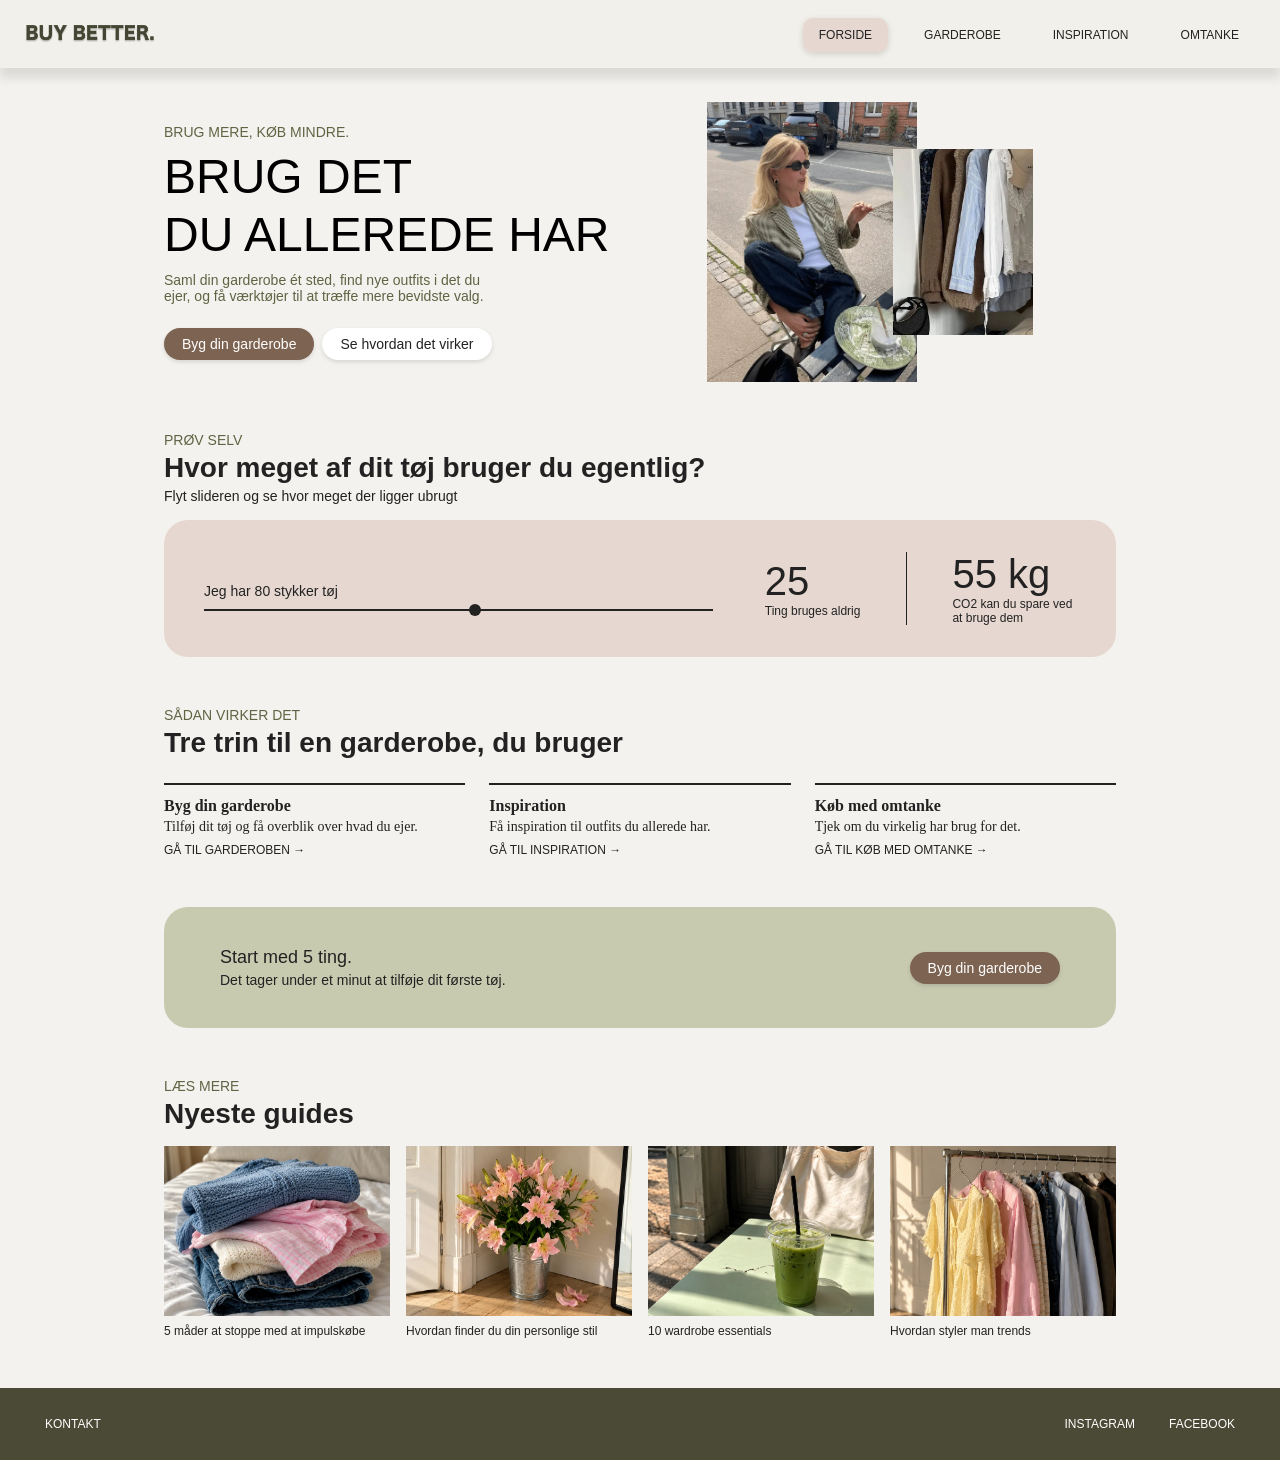
<file: index.html>
<!DOCTYPE html>
<html lang="da">

<head>
    <meta name="robots" content="noindex">
    <meta charset="UTF-8">
    <meta name="viewport" content="width=device-width, initial-scale=1.0">
    <title>buybetter</title>
    <meta name="description"
        content="Buy Better hjælper dig med at bruge det tøj, du allerede har, og købe mere bevidst.">
    <link rel="stylesheet" href="style.css">
    <link rel="stylesheet" href="layout.css">
    <link rel="icon" href="favicon.ico" sizes="any">
    <link rel="icon" href="favicon.svg" type="image/svg+xml">
    <link rel="apple-touch-icon" href="apple-touch-icon.png">
</head>

<body>
    <header>
        <div class="logo">
            <a href="index.html">
                <img src="./images_02/logobb.png" alt="Logo" width="1000" height="80">
            </a>
        </div>
        <nav>
            <ul class="menu">
                <li><a href="index.html" class="aktiv">Forside</a></li>
                <li><a href="garderobe.html">Garderobe</a></li>
                <li><a href="inspiration.html">Inspiration</a></li>
                <li><a href="omtanke.html">Omtanke</a></li>
            </ul>
            <button class="burger" aria-label="Åbn menu">
                <span class="line"></span>
                <span class="line"></span>
                <span class="line"></span>
            </button>
        </nav>
    </header>


    <main>

        <!-- ØVERST -->
        <section class="toppen">
            <div class="toppen-tekst">
                <p class="overskrift">BRUG MERE, KØB MINDRE.</p>
                <h1>BRUG DET<br>DU ALLEREDE HAR</h1>
                <p>Saml din garderobe ét sted, find nye outfits i det du ejer,
                    og få værktøjer til at træffe mere bevidste valg.</p>
            </div>

            <div class="billeder grid_2-8-1-5-2">
                <img class="billede-stort" src="./images_02/forside1-2.webp" alt="Kvinde i blazer" fetchpriority="high">
                <img class="billede-lille" src="./images_02/forside2.webp" alt="Tøj på bøjlestang">
            </div>

            <div class="toppen-knapper grid_1-1">
                <a class="knap-brun" href="garderobe.html">Byg din garderobe</a>
                <a class="knap-hvid" href="#saadan-virker-det">Se hvordan det virker</a>
            </div>
        </section>


        <!-- PRØV SELV SLIDEREN -->
        <section class="proev-selv">
            <p class="overskrift">PRØV SELV</p>
            <h2>Hvor meget af dit tøj bruger du egentlig?</h2>
            <p>Flyt slideren og se hvor meget der ligger ubrugt</p>

            <div class="beregner">
                <div class="slider">
                    <label for="antal-toej">Jeg har <output id="antal-output">80</output> stykker tøj</label>
                    <input type="range" id="antal-toej" name="antal-toej" min="0" max="150" value="80">
                </div>

                <div class="beregner-tal">
                    <p class="tal" id="ubrugt">25</p>
                    <p>Ting bruges aldrig</p>
                </div>

                <div class="beregner-co2">
                    <p class="tal"><span id="co2">55</span> kg</p>
                    <p>CO2 kan du spare ved at bruge dem</p>
                </div>
            </div>
        </section>


        <!-- 3 TRIN I SÅDAN VIRKER DET -->
        <section class="saadan" id="saadan-virker-det">
            <p class="overskrift">SÅDAN VIRKER DET</p>
            <h2>Tre trin til en garderobe, du bruger</h2>

            <div class="trin-liste grid_1-1">

                <div class="trin">
                    <div class="trin-nummer">1</div>
                    <div>
                        <h3>Byg din garderobe</h3>
                        <p>Tilføj dit tøj og få overblik over hvad du ejer.</p>
                        <a href="garderobe.html">GÅ TIL GARDEROBEN →</a>
                    </div>
                </div>

                <div class="trin">
                    <div class="trin-nummer">2</div>
                    <div>
                        <h3>Inspiration</h3>
                        <p>Få inspiration til outfits du allerede har.</p>
                        <a href="inspiration.html">GÅ TIL INSPIRATION →</a>
                    </div>
                </div>

                <div class="trin">
                    <div class="trin-nummer">3</div>
                    <div>
                        <h3>Køb med omtanke</h3>
                        <p>Tjek om du virkelig har brug for det.</p>
                        <a href="omtanke.html">GÅ TIL KØB MED OMTANKE →</a>
                    </div>
                </div>

            </div>
        </section>


        <!-- START MED 5 TING -->
        <section class="naeste groen grid_2-1">
            <div>
                <h2>Start med 5 ting.</h2>
                <p>Det tager under et minut at tilføje dit første tøj.</p>
            </div>

            <div class="naeste-knap">
                <a class="knap-brun" href="garderobe.html">Byg din garderobe</a>
            </div>
        </section>


        <!-- GUIDES -->
        <section class="guides">
            <p class="overskrift">LÆS MERE</p>
            <h2>Nyeste guides</h2>

            <div class="guides-grid grid_1-1">
                <div>
                    <img src="./images_02/forside3.webp" alt="Foldet tøj">
                    <p>5 måder at stoppe med at impulskøbe</p>
                </div>

                <div>
                    <img src="./images_02/forside4.webp" alt="Blomster">
                    <p>Hvordan finder du din personlige stil</p>
                </div>

                <div>
                    <img src="./images_02/forside5.webp" alt="Grøn drik">
                    <p>10 wardrobe essentials</p>
                </div>

                <div>
                    <img src="./images_02/forside6.jpg" alt="Tøj på bøjlestang">
                    <p>Hvordan styler man trends </p>
                </div>
            </div>
        </section>

    </main>


    <footer>
        <a class="kontakt" href="#">KONTAKT</a>
        <a href="#">INSTAGRAM</a>
        <a href="#">FACEBOOK</a>
    </footer>

    <script src="script.js"></script>
    <script src="menu.js"></script>
</body>

</html>
</file>
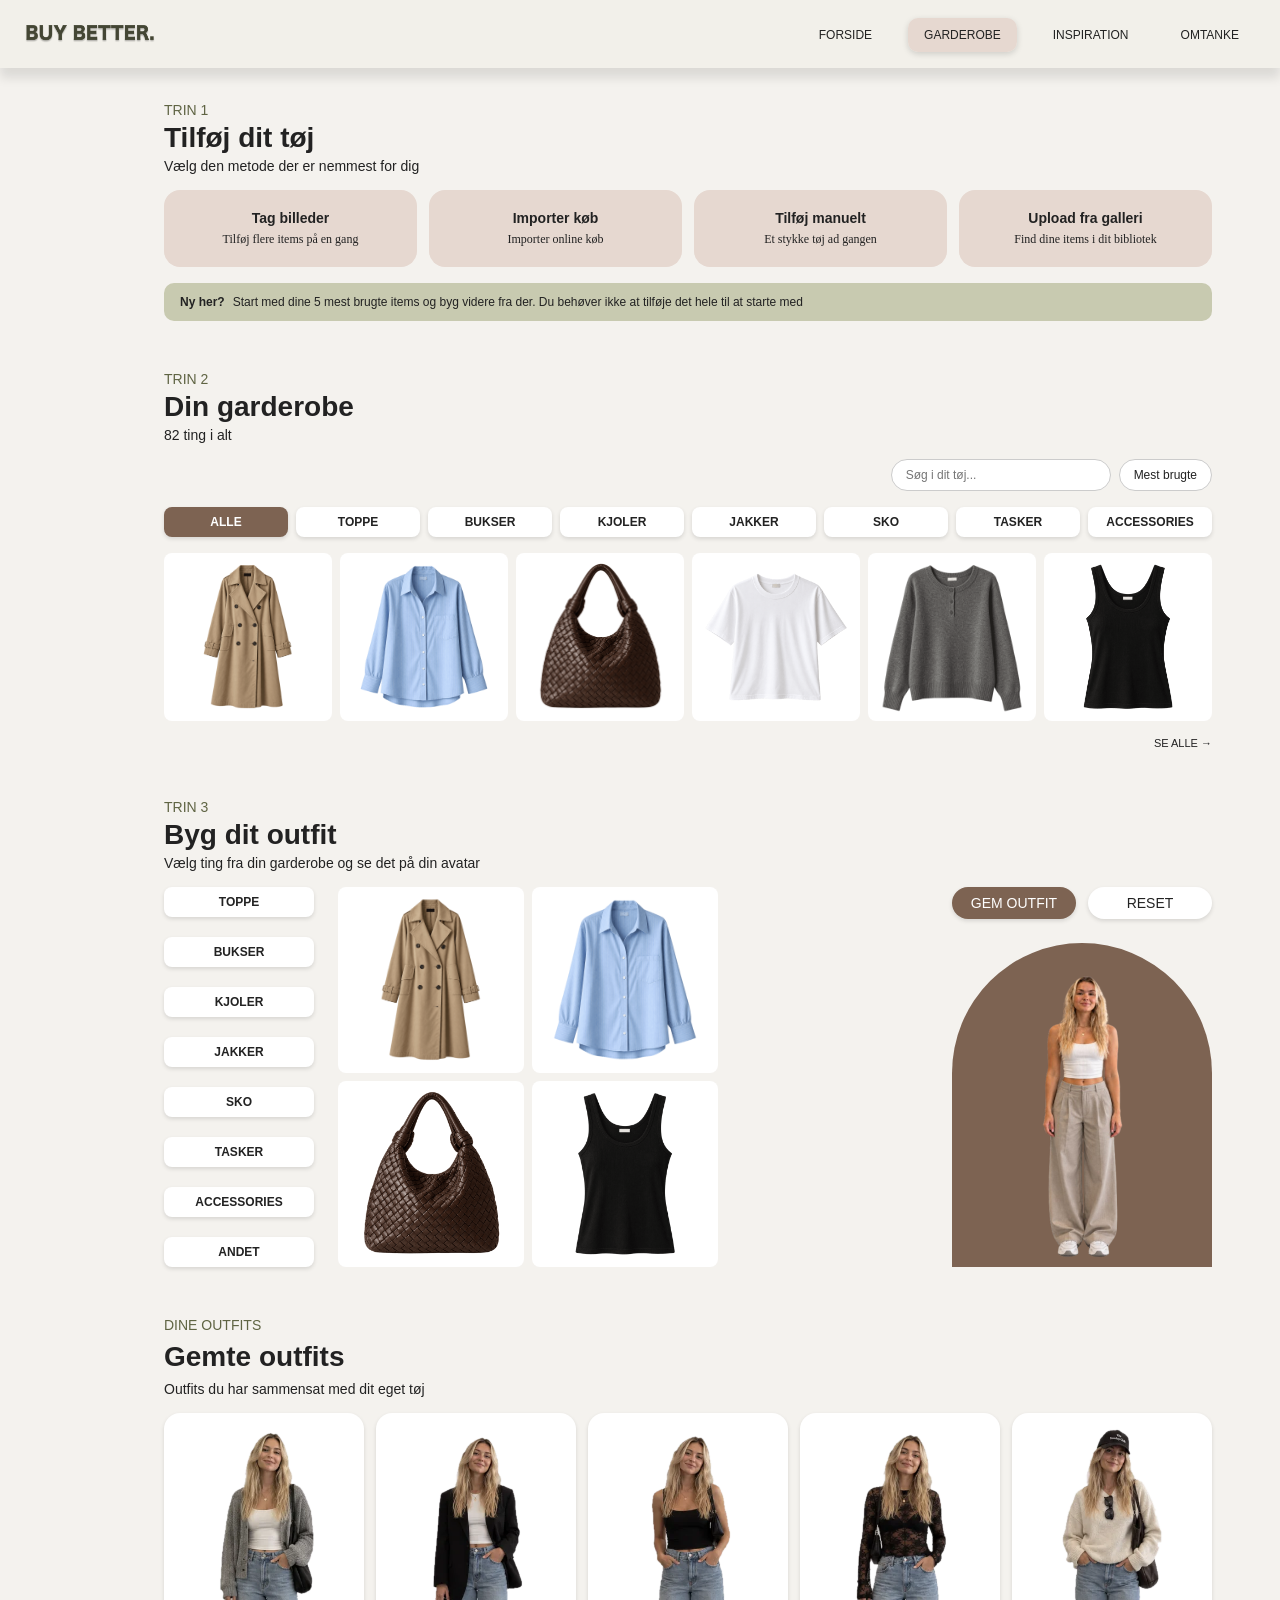
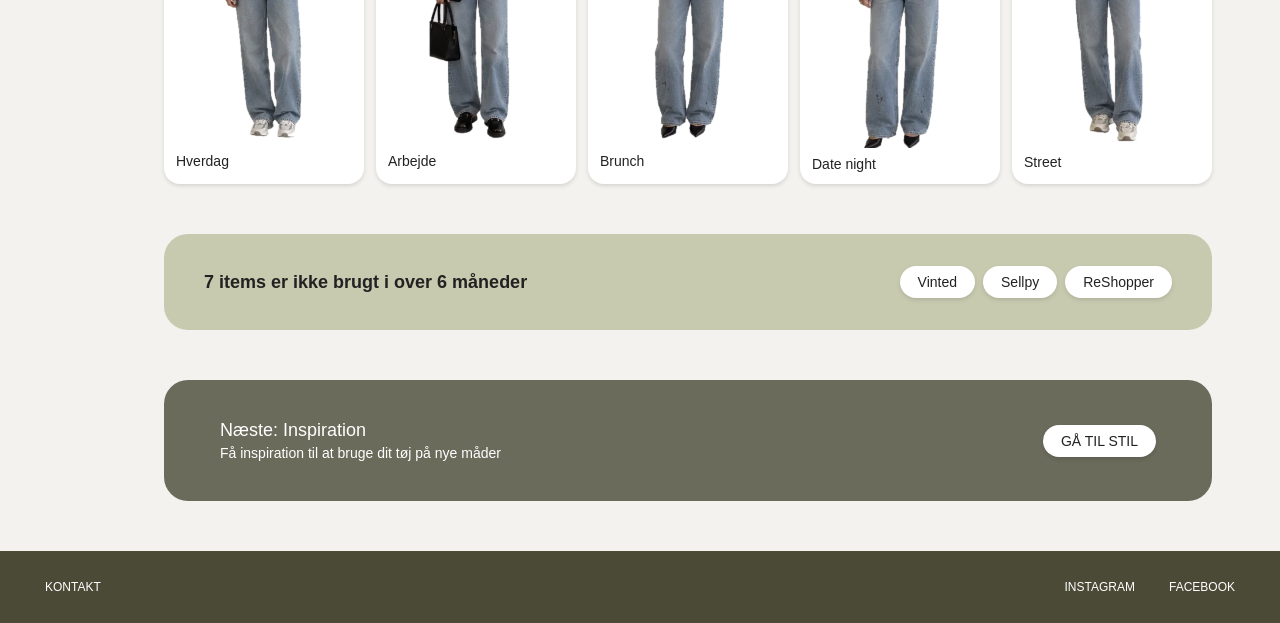
<file: garderobe.html>
<!DOCTYPE html>
<html lang="da">

<head>
    <meta name="robots" content="noindex">
    <meta charset="UTF-8">
    <meta name="viewport" content="width=device-width, initial-scale=1.0">
    <title>garderobe</title>
    <meta name="description"
        content="Saml din garderobe ét sted, få overblik over dit tøj og byg nye outfits med det, du allerede ejer.">
    <link rel="stylesheet" href="style.css">
    <link rel="stylesheet" href="layout.css">
    <link rel="icon" href="favicon.ico" sizes="any">
    <link rel="icon" href="favicon.svg" type="image/svg+xml">
    <link rel="apple-touch-icon" href="apple-touch-icon.png">
</head>

<body>
    <header>
        <div class="logo">
            <a href="index.html">
                <img src="./images_02/logobb.png" alt="Logo" width="1000" height="131">
            </a>
        </div>
        <nav>
            <ul class="menu">
                <li><a href="index.html">Forside</a></li>
                <li><a href="garderobe.html" class="aktiv">Garderobe</a></li>
                <li><a href="inspiration.html">Inspiration</a></li>
                <li><a href="omtanke.html">Omtanke</a></li>
            </ul>
            <button class="burger" aria-label="Åbn menu">
                <span class="line"></span>
                <span class="line"></span>
                <span class="line"></span>
            </button>
        </nav>
    </header>


    <main>

        <!-- TRIN 1 -->
        <section class="intro">
            <p class="overskrift">TRIN 1</p>
            <h1>Tilføj dit tøj</h1>
            <p>Vælg den metode der er nemmest for dig</p>
        </section>

        <section class="metoder grid_1-1">
            <button>
                <strong>Tag billeder</strong>
                <span>Tilføj flere items på en gang</span>
            </button>

            <button>
                <strong>Importer køb</strong>
                <span>Importer online køb </span>
            </button>

            <button>
                <strong>Tilføj manuelt</strong>
                <span>Et stykke tøj ad gangen</span>
            </button>

            <button>
                <strong>Upload fra galleri</strong>
                <span>Find dine items i dit bibliotek</span>
            </button>
        </section>

        <!-- kun desktop -->
        <section class="ny-her kun-desktop">
            <p><strong>Ny her?</strong></p>
            <p>Start med dine 5 mest brugte items og byg videre fra der. Du behøver ikke at tilføje det hele til at
                starte med</p>
        </section>


        <!-- TRIN 2 -->
        <section class="intro">
            <p class="overskrift">TRIN 2</p>
            <h2>Din garderobe</h2>
            <p>82 ting i alt</p>
        </section>

        <!-- kun desktop: søg og sortér -->
        <section class="soeg kun-desktop">
            <input type="search" placeholder="Søg i dit tøj..." aria-label="Søg i dit tøj">
            <button>Mest brugte</button>
        </section>

        <!-- KATEGORIER -->
        <section class="filter kategorier grid_1-1-1-1-1">
            <button class="valgt">ALLE</button>
            <button>TOPPE</button>
            <button>BUKSER</button>
            <button>KJOLER</button>
            <button>JAKKER</button>
            <button class="kun-desktop">SKO</button>
            <button class="kun-desktop">TASKER</button>
            <button class="kun-desktop">ACCESSORIES</button>
        </section>

        <!-- GARDEROBE -->
        <section class="toej-grid grid_1-1-1">
            <img src="./images_02/jakke1.png" alt="Jakke" fetchpriority="high">
            <img src="./images_02/skjorte 2.png" alt="Skjorte">
            <img src="./images_02/taske3.png" alt="Taske">
            <img src="./images_02/thsirt7.png" alt="T-shirt">
            <img src="./images_02/trøje5.png" alt="Trøje">
            <img src="./images_02/top4.png" alt="Top">
            <div class="tom"></div>
            <div class="tom"></div>
            <div class="tom"></div>
        </section>

        <!-- kun desktop -->
        <a class="se-alle kun-desktop" href="#">SE ALLE →</a>


        <!-- TRIN 3 -->
        <section class="intro">
            <p class="overskrift">TRIN 3</p>
            <h2>Byg dit outfit</h2>
            <p>Vælg ting fra din garderobe og se det på din avatar</p>
        </section>

        <section class="outfit">

            <!-- KATEGORIER -->
            <div class="filter outfit-filter grid_1-1-1-1-1">
                <button class="kun-mobil valgt">ALLE</button>
                <button>TOPPE</button>
                <button>BUKSER</button>
                <button>KJOLER</button>
                <button>JAKKER</button>
                <button class="kun-desktop">SKO</button>
                <button class="kun-desktop">TASKER</button>
                <button class="kun-desktop">ACCESSORIES</button>
                <button class="kun-desktop">ANDET</button>
            </div>

            <!-- AVATAR -->
            <div class="avatar">
                <img src="./images_02/avatarrigtgi .png" alt="Avatar">
            </div>

            <!-- TØJ TIL OUTFIT -->
            <div class="outfit-toej grid_1-1-1-1">
                <img src="./images_02/jakke1.png" alt="Jakke">
                <img src="./images_02/skjorte 2.png" alt="Skjorte">
                <img src="./images_02/taske3.png" alt="Taske">
                <img src="./images_02/top4.png" alt="Top">
            </div>

            <!-- GEM / RESET -->
            <div class="outfit-knapper grid_1-1">
                <button class="knap-brun">GEM OUTFIT</button>
                <button class="knap-hvid">RESET</button>
            </div>

        </section>


        <!--GEMTE OUTFITS -->
        <section class="gemte">
            <p class="overskrift">DINE OUTFITS</p>
            <h2>Gemte outfits</h2>
            <p>Outfits du har sammensat med dit eget tøj</p>

            <div class="gemte-grid grid_1-1-1">
                <article class="gemt">
                    <img src="./images_02/outfit-cardigan.webp" alt="Avatar i grå cardigan og jeans">
                    <p>Hverdag</p>
                </article>
                <article class="gemt">
                    <img src="./images_02/outfit-blazer.webp" alt="Avatar i sort blazer og jeans">
                    <p>Arbejde</p>
                </article>
                <article class="gemt">
                    <img src="./images_02/outfit-sort-top.webp" alt="Avatar i sort top og jeans">
                    <p>Brunch</p>
                </article>
                <article class="gemt kun-desktop">
                    <img src="./images_02/outfit-blonde.webp" alt="Avatar i blonder">
                    <p>Date night</p>
                </article>
                <article class="gemt kun-desktop">
                    <img src="./images_02/outfit-sweater.webp" alt="Avatar i sweater">
                    <p>Street</p>
                </article>
            </div>
        </section>




        <!-- UBRUGT TØJ -->
        <section class="ubrugt">
            <h3>7 items er ikke brugt i over 6 måneder</h3>

            <div class="ubrugt-knapper grid_1-1-1">
                <a class="knap-hvid" href="https://www.vinted.dk" target="_blank" rel="noopener">Vinted</a>
                <a class="knap-hvid" href="https://www.sellpy.dk" target="_blank" rel="noopener">Sellpy</a>
                <a class="knap-hvid" href="https://reshopper.dk" target="_blank" rel="noopener">ReShopper</a>
            </div>
        </section>


        <!-- NÆSTE -->
        <section class="naeste grid_2-1">
            <div>
                <h3>Næste: Inspiration</h3>
                <p>Få inspiration til at bruge dit tøj på nye måder</p>
            </div>

            <div class="naeste-knap">
                <a class="knap-hvid" href="inspiration.html">GÅ TIL STIL</a>
            </div>
        </section>

    </main>


    <footer>
        <a class="kontakt" href="#">KONTAKT</a>
        <a href="#">INSTAGRAM</a>
        <a href="#">FACEBOOK</a>
    </footer>

    <script src="menu.js"></script>
</body>

</html>
</file>
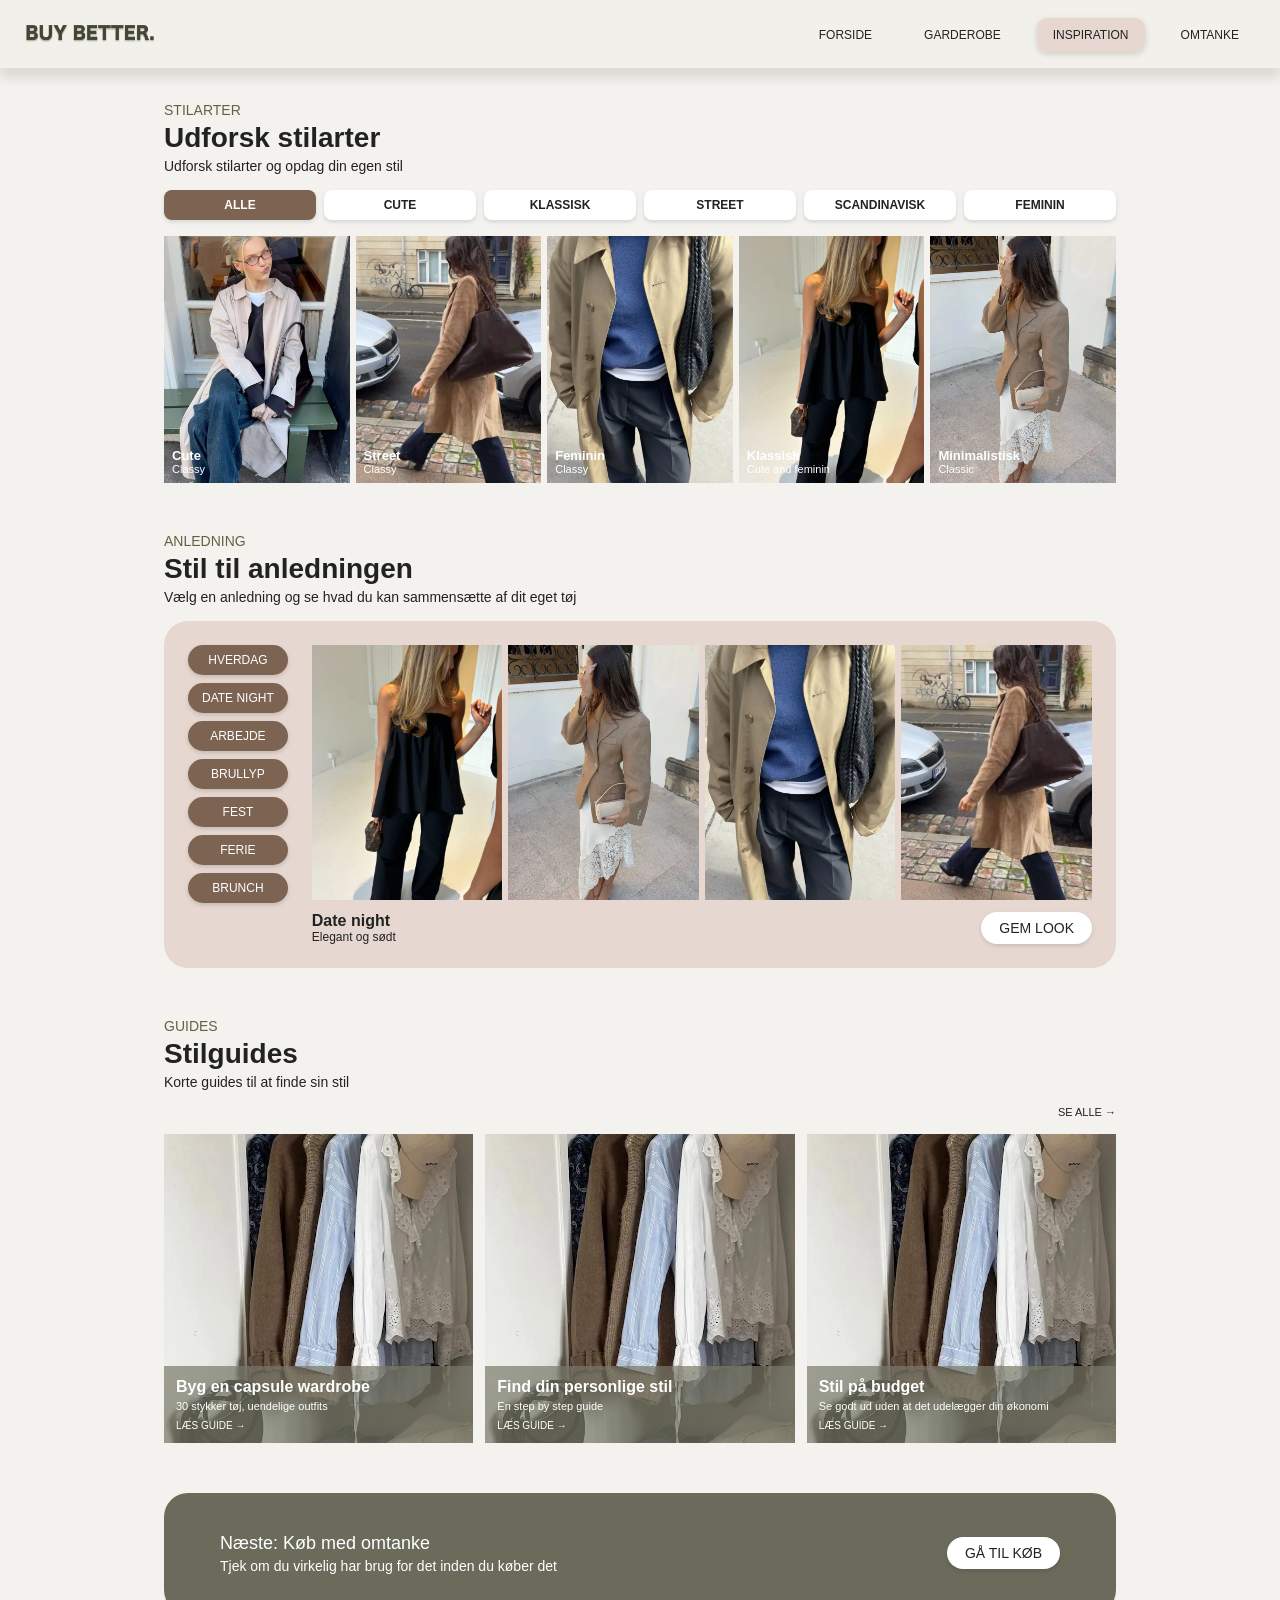
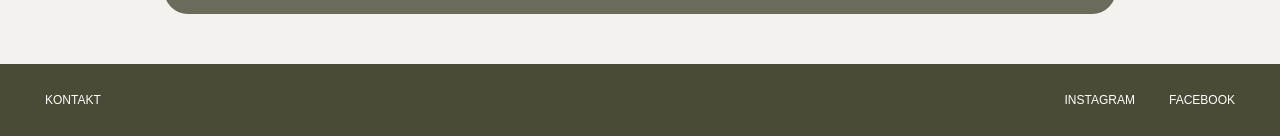
<file: inspiration.html>
<!DOCTYPE html>
<html lang="da">

<head>
    <meta name="robots" content="noindex">
    <meta charset="UTF-8">
    <meta name="viewport" content="width=device-width, initial-scale=1.0">
    <title>inspiration</title>
    <meta name="description"
        content="Find inspiration til nye outfits ud fra din stil og anledning – med det tøj, du allerede har.">
    <link rel="stylesheet" href="style.css">
    <link rel="stylesheet" href="layout.css">
    <link rel="icon" href="favicon.ico" sizes="any">
    <link rel="icon" href="favicon.svg" type="image/svg+xml">
    <link rel="apple-touch-icon" href="apple-touch-icon.png">
</head>

<body>
    <header>
        <div class="logo">
            <a href="index.html">
                <img src="./images_02/logobb.png" alt="Logo" width="1000" height="">
            </a>
        </div>
        <nav>
            <ul class="menu">
                <li><a href="index.html">Forside</a></li>
                <li><a href="garderobe.html">Garderobe</a></li>
                <li><a href="inspiration.html" class="aktiv">Inspiration</a></li>
                <li><a href="omtanke.html">Omtanke</a></li>
            </ul>
            <button class="burger" aria-label="Åbn menu">
                <span class="line"></span>
                <span class="line"></span>
                <span class="line"></span>
            </button>
        </nav>
    </header>


    <main>

        <!-- STILARTER -->
        <section class="intro">
            <p class="overskrift">STILARTER</p>
            <h1>Udforsk stilarter</h1>
            <p>Udforsk stilarter og opdag din egen stil</p>
        </section>

        <section class="filter stil-filter grid_1-1-1-1">
            <button class="valgt">ALLE</button>
            <button>CUTE</button>
            <button>KLASSISK</button>
            <button>STREET</button>
            <button class="kun-desktop">SCANDINAVISK</button>
            <button class="kun-desktop">FEMININ</button>
        </section>

        <section class="stilarter grid_1-1-1">
            <div class="stil">
                <img src="./images_02/outfit1.webp" alt="Minimal outfit">
                <p><strong>Cute</strong> <span>Classy</span></p>
            </div>
            <div class="stil">
                <img src="./images_02/outfit2.webp" alt="Cute outfit">
                <p><strong>Street</strong> <span>Classy</span></p>
            </div>
            <div class="stil">
                <img src="./images_02/outfit3.webp" alt="Street outfit">
                <p><strong>Feminin</strong> <span>Classy</span></p>
            </div>
            <div class="stil kun-desktop">
                <img src="./images_02/outfit4.jpg" alt="Feminin outfit">
                <p><strong>Klassisk</strong> <span>Cute and feminin</span></p>
            </div>
            <div class="stil kun-desktop">
                <img src="./images_02/outfit5.webp" alt="Classic outfit">
                <p><strong>Minimalistisk</strong> <span>Classic</span></p>
            </div>
        </section>


        <!-- ANLEDNING -->
        <section class="intro">
            <p class="overskrift">ANLEDNING</p>
            <h2>Stil til anledningen</h2>
            <p>Vælg en anledning og se hvad du kan sammensætte af dit eget tøj</p>
        </section>

        <section class="anledning grid_1-2">
            <div class="anledninger">
                <button>HVERDAG</button>
                <button>DATE NIGHT</button>
                <button>ARBEJDE</button>
                <button>BRULLYP</button>
                <button>FEST</button>
                <button>FERIE</button>
                <button class="kun-desktop">BRUNCH</button>
            </div>

            <div class="look">
                <div class="look-billeder grid_1-1">
                    <img src="./images_02/outfit4.jpg" alt="Outfit">
                    <img src="./images_02/outfit5.webp" alt="Outfit">
                    <img class="kun-desktop" src="./images_02/outfit3.webp" alt="Outfit">
                    <img class="kun-desktop" src="./images_02/outfit2.webp" alt="Outfit">
                </div>

                <div class="look-info">
                    <div class="kun-desktop">
                        <h3>Date night</h3>
                        <p>Elegant og sødt</p>
                    </div>
                    <button class="knap-hvid">GEM LOOK</button>
                </div>
            </div>
        </section>


        <!-- GUIDES -->
        <section class="intro">
            <p class="overskrift">GUIDES</p>
            <h2>Stilguides</h2>
            <p>Korte guides til at finde sin stil</p>
        </section>

        <!-- kun desktop -->
        <a class="se-alle kun-desktop" href="#">SE ALLE →</a>

        <section class="stilguides grid_1-1">
            <a class="guide" href="#">
                <img src="./images_02/forside2.webp" alt="Tøj på bøjlestang">
                <div>
                    <h3>Byg en capsule wardrobe</h3>
                    <p>30 stykker tøj, uendelige outfits</p>
                    <span>LÆS GUIDE →</span>
                </div>
            </a>

            <a class="guide" href="#">
                <img src="./images_02/forside2.webp" alt="Tøjbunke i gade">
                <div>
                    <h3>Find din personlige stil</h3>
                    <p>En step by step guide</p>
                    <span>LÆS GUIDE →</span>
                </div>
            </a>

            <a class="guide kun-desktop" href="#">
                <img src="./images_02/forside2.webp" alt="Kvinde i blazer">
                <div>
                    <h3>Stil på budget</h3>
                    <p>Se godt ud uden at det udelægger din økonomi</p>
                    <span>LÆS GUIDE →</span>
                </div>
            </a>
        </section>


        <!-- NÆSTE -->
        <section class="naeste grid_2-1">
            <div>
                <h3>Næste: Køb med omtanke</h3>
                <p>Tjek om du virkelig har brug for det inden du køber det</p>
            </div>

            <div class="naeste-knap">
                <a class="knap-hvid" href="omtanke.html">GÅ TIL KØB</a>
            </div>
        </section>

    </main>


    <footer>
        <a class="kontakt" href="#">KONTAKT</a>
        <a href="#">INSTAGRAM</a>
        <a href="#">FACEBOOK</a>
    </footer>

    <script src="menu.js"></script>
</body>

</html>
</file>
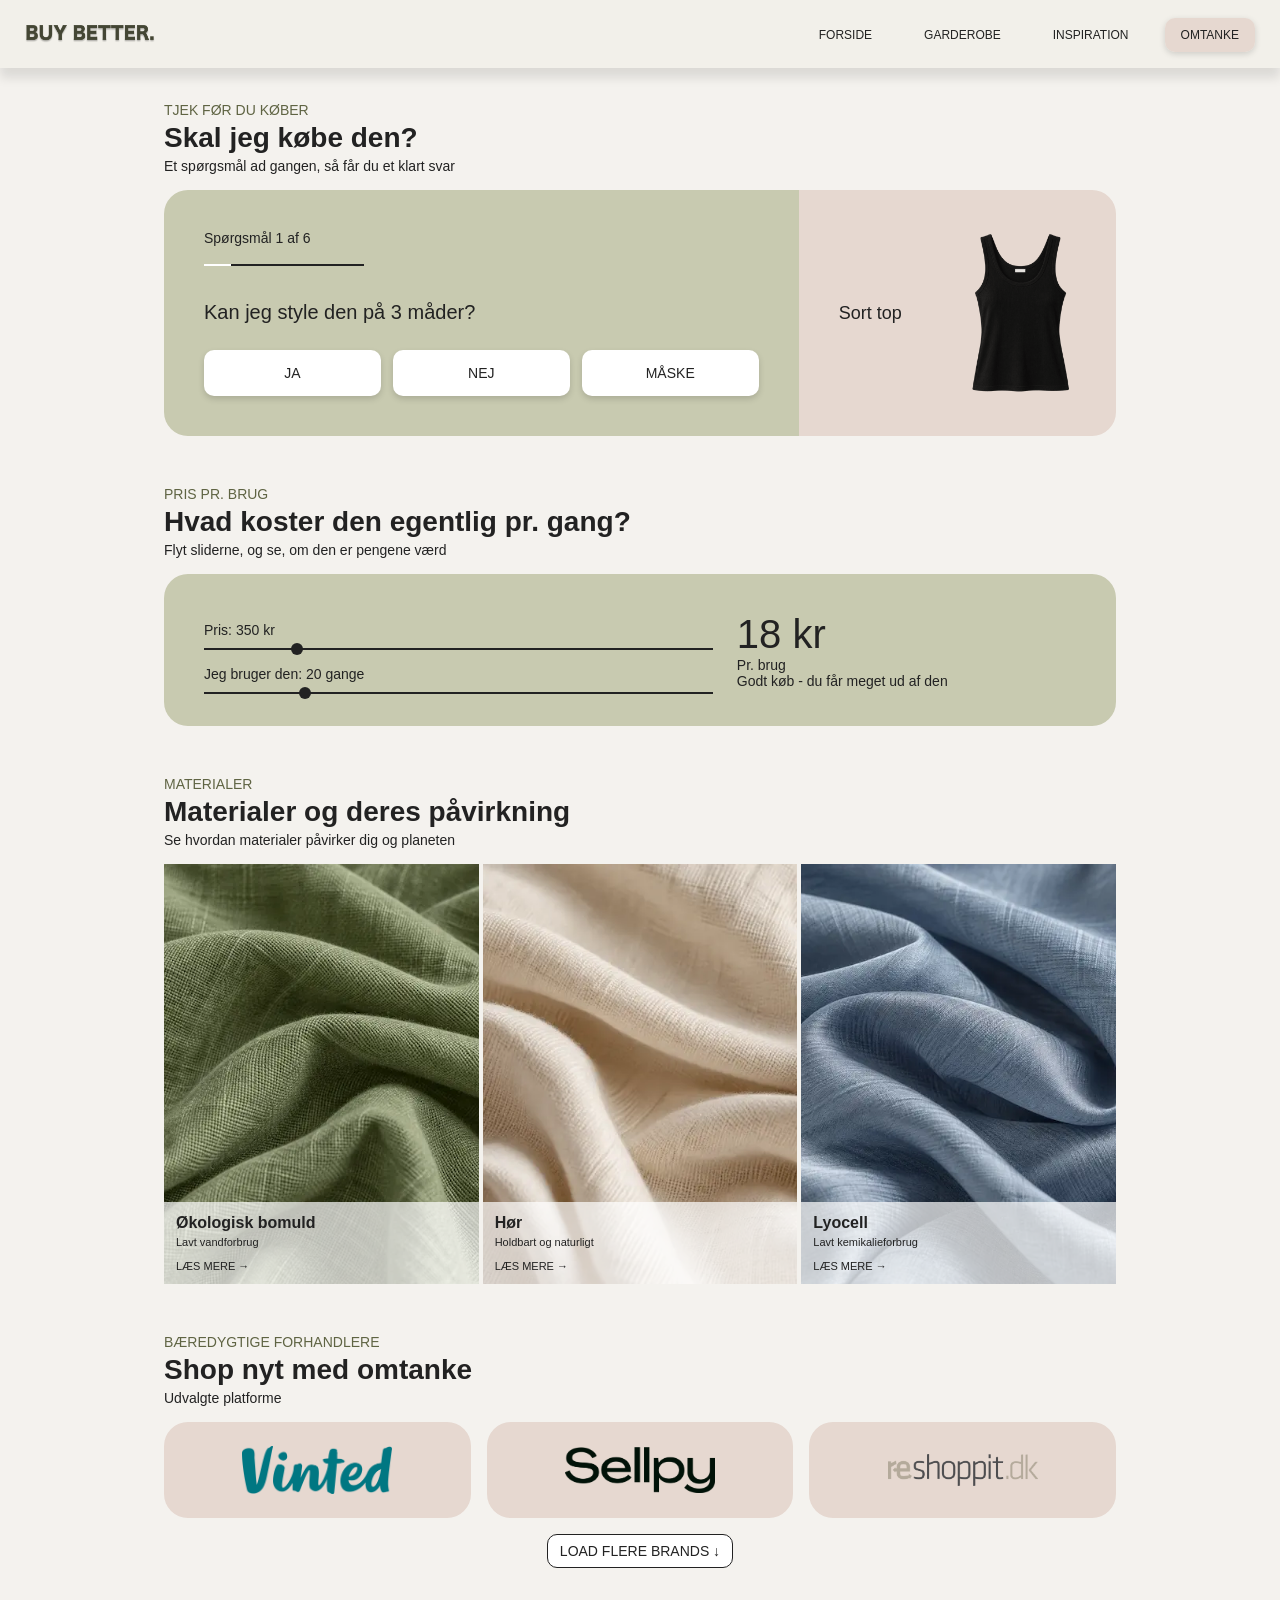
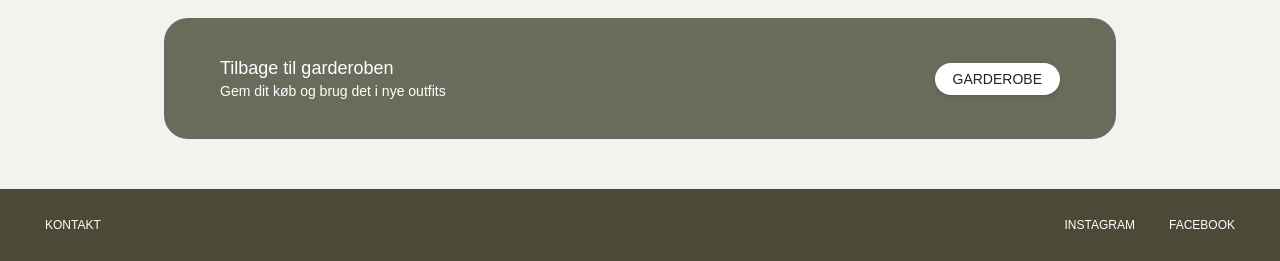
<file: omtanke.html>
<!DOCTYPE html>
<html lang="da">

<head>
    <meta name="robots" content="noindex">
    <meta charset="UTF-8">
    <meta name="viewport" content="width=device-width, initial-scale=1.0">
    <title>Omtanke</title>
    <meta name="description"
        content="Tjek et køb, før du køber. Tag quizzen, beregn pris pr. brug og lær om materialer.">
    <link rel="stylesheet" href="style.css">
    <link rel="stylesheet" href="layout.css">
    <link rel="icon" href="favicon.ico" sizes="any">
    <link rel="icon" href="favicon.svg" type="image/svg+xml">
    <link rel="apple-touch-icon" href="apple-touch-icon.png">
</head>

<body>
    <header>
        <div class="logo">
            <a href="index.html">
                <img src="./images_02/logobb.png" alt="Logo" width="1000" height="131">
            </a>
        </div>
        <nav>
            <ul class="menu">
                <li><a href="index.html">Forside</a></li>
                <li><a href="garderobe.html">Garderobe</a></li>
                <li><a href="inspiration.html">Inspiration</a></li>
                <li><a href="omtanke.html" class="aktiv">Omtanke</a></li>
            </ul>
            <button class="burger" aria-label="Åbn menu">
                <span class="line"></span>
                <span class="line"></span>
                <span class="line"></span>
            </button>
        </nav>
    </header>


    <main>

        <!-- SKAL JEG KØBE DEN? -->
        <section class="intro">
            <p class="overskrift">TJEK FØR DU KØBER</p>
            <h1>Skal jeg købe den?</h1>
            <p>Et spørgsmål ad gangen, så får du et klart svar</p>
        </section>

        <section class="tjek">

            <!-- spørgsmålet -->
            <div id="sporgsmaal-del" class="quiz-felt">
                <p>Spørgsmål <span id="nr">1</span> af 6</p>
                <progress id="status" value="1" max="6"></progress>
                <h2 id="sporgsmaal-tekst">Kan jeg style den på 3 måder?</h2>

                <div class="svar-knapper grid_1-1-1">
                    <button data-point="1">JA</button>
                    <button data-point="0">NEJ</button>
                    <button data-point="0.5">MÅSKE</button>
                </div>
            </div>

            <!-- resultatet (skjult indtil quizzen er færdig) -->
            <div id="resultat-del" class="quiz-felt" hidden>
                <h2 id="resultat-titel"></h2>
                <p id="resultat-tekst"></p>
                <button id="proev-igen">PRØV IGEN</button>
            </div>

            <!-- produktet -->
            <div class="produkt grid_1-1">
                <p>Sort top</p>
                <img src="./images_02/top4.png" alt="Sort top" width="400" height="600">
            </div>

        </section>


        <!-- PRIS PR. BRUG -->
        <section class="intro">
            <p class="overskrift">PRIS PR. BRUG</p>
            <h2>Hvad koster den egentlig pr. gang?</h2>
            <p>Flyt sliderne, og se, om den er pengene værd</p>
        </section>

        <section class="pris">
            <div class="sliders">
                <label for="pris-slider">Pris: <output id="pris-output">350</output> kr</label>
                <input type="range" id="pris-slider" min="0" max="2000" value="350">

                <label for="brug-slider">Jeg bruger den: <output id="brug-output">20</output> gange</label>
                <input type="range" id="brug-slider" min="1" max="100" value="20">
            </div>

            <div class="resultat">
                <p class="tal"><span id="pris-pr-brug">18</span> kr</p>
                <p>Pr. brug</p>
                <p id="pris-vurdering">Godt køb - du får meget ud af den</p>
            </div>
        </section>


        <!-- MATERIALER -->
        <section class="intro">
            <p class="overskrift">MATERIALER</p>
            <h2>Materialer og deres påvirkning</h2>
            <p>Se hvordan materialer påvirker dig og planeten</p>
        </section>

        <section class="materialer grid_1-1-1">
            <a class="materiale" href="#">
                <img src="./images_02/økologiskbomuld.webp" alt="Økologisk bomuld">
                <div>
                    <h3>Økologisk bomuld</h3>
                    <p>Lavt vandforbrug</p>
                    <span>LÆS MERE →</span>
                </div>
            </a>

            <a class="materiale" href="#">
                <img src="./images_02/hør.webp" alt="Hør">
                <div>
                    <h3>Hør</h3>
                    <p>Holdbart og naturligt</p>
                    <span>LÆS MERE →</span>
                </div>
            </a>

            <a class="materiale" href="#">
                <img src="./images_02/lyocell.webp" alt="Lyocell">
                <div>
                    <h3>Lyocell</h3>
                    <p>Lavt kemikalieforbrug</p>
                    <span>LÆS MERE →</span>
                </div>
            </a>
        </section>


        <!-- FORHANDLERE -->
        <section class="intro">
            <p class="overskrift">BÆREDYGTIGE FORHANDLERE</p>
            <h2>Shop nyt med omtanke</h2>
            <p>Udvalgte platforme</p>
        </section>

        <section class="forhandlere">
            <a href="https://www.vinted.dk" target="_blank" rel="noopener">
                <img src="./images_02/Vinted_Logo.png" alt="Vinted" width="1280" height="414">
            </a>

            <a href="https://www.sellpy.dk" target="_blank" rel="noopener">
                <img src="./images_02/sellpy_log.png" alt="Sellpy" width="803" height="247">
            </a>

            <a href="https://reshoppit.dk" target="_blank" rel="noopener">
                <img src="./images_02/reshoppit-logo.png" alt="Reshoppit" width="1819" height="390">
            </a>
        </section>

        <section class="load-mere">
            <button>LOAD FLERE BRANDS ↓</button>
        </section>


        <!-- TILBAGE -->
        <section class="naeste grid_2-1">
            <div>
                <h3>Tilbage til garderoben</h3>
                <p>Gem dit køb og brug det i nye outfits</p>
            </div>

            <div class="naeste-knap">
                <a class="knap-hvid" href="garderobe.html">GARDEROBE</a>
            </div>
        </section>

    </main>


    <footer>
        <a class="kontakt" href="#">KONTAKT</a>
        <a href="#">INSTAGRAM</a>
        <a href="#">FACEBOOK</a>
    </footer>

    <script src="omtanke.js"></script>
    <script src="menu.js"></script>
</body>

</html>
</file>
<file: style.css>
/*************** RESET *********************/
* {
  margin: 0;
  padding: 0;
  box-sizing: border-box;
}

img {
  width: 100%;
  height: auto;
  display: block;
}

button {
  font-family: inherit;
  color: inherit;
  cursor: pointer;
}

/*************** GENERELT *********************/
body {
  background-color: #f4f2ee;
  font-family: Helvetica, Arial, sans-serif;
  color: #222;
}

p {
  font-size: 14px;
}

h1,
h2 {
  font-size: 22px;
  margin-bottom: 4px;
}

h3 {
  font-size: 16px;
}
.overskrift {
  font-size: 14px;
  color: #5f6443;
  margin-bottom: 4px;
}

/*************** MENU *********************/
header {
  padding: 25px;
  background-color: #f2f0ea;
  box-shadow: 0 10px 10px rgba(0, 0, 0, 0.1);
}

.logo img {
  width: 130px;
}

.menu {
  list-style: none;
}

.menu a {
  padding: 10px 16px;
  color: #222;
  text-decoration: none;
  text-transform: uppercase;
  font-size: 12px;
  border-radius: 10px;
  transition: background-color 0.3s;
}

.menu a:hover,
.menu .aktiv {
  background-color: #e6d8d0;
  box-shadow: 0 2px 6px rgba(0, 0, 0, 0.15);
}

nav.active .menu {
  background-color: #ffffff;
  box-shadow: 0 10px 10px rgba(0, 0, 0, 0.1);
}

nav.active .menu a {
  font-size: 24px;
}
.burger {
  width: 30px;
  height: 20px;
  background-color: transparent;
  border: 0;
}

.line {
  width: 100%;
  height: 2px;
  margin-bottom: 5px;
  background-color: #333333;
  transition: 0.2s linear;
}

/* krydsstregerne */
.burger.active .line:nth-child(1) {
  transform: rotate(45deg) translate(5px, 5px);
}

.burger.active .line:nth-child(2) {
  opacity: 0;
}

.burger.active .line:nth-child(3) {
  transform: rotate(-45deg) translate(5px, -5px);
}

/*************** KNAPPER *********************/

.knap-brun,
.knap-hvid {
  padding: 8px 18px;
  border: 0;
  border-radius: 20px;
  font-size: 14px;
  text-decoration: none;
  white-space: nowrap;
  box-shadow: 0 2px 4px rgba(0, 0, 0, 0.12);
}

.knap-brun {
  background-color: #7d6352;
  color: #ffffff;
}

.knap-hvid {
  background-color: #ffffff;
  color: #222;
}

/* Tøjknapperne */
.filter button {
  padding: 8px 4px;
  background-color: #ffffff;
  border: 0;
  border-radius: 8px;
  box-shadow: 0 2px 4px rgba(0, 0, 0, 0.12);
  font-size: 12px;
  font-weight: bold;
}

/* Brun knap når den er valgt */
.filter .valgt {
  background-color: #7d6352;
  color: #ffffff;
}

/*************** SLIDERS *********************/
.slider label,
.sliders label {
  font-size: 14px;
}

/* selve stregen */
input[type="range"] {
  -webkit-appearance: none;
  appearance: none;
  height: 2px;
  background: #222;
  cursor: pointer;
}

/* den runde prik */
input[type="range"]::-webkit-slider-thumb {
  -webkit-appearance: none;
  width: 12px;
  height: 12px;
  border-radius: 50%;
  background: #222;
}
input[type="range"]::-moz-range-thumb {
  width: 12px;
  height: 12px;
  border-radius: 50%;
  background: #222;
  border: 0;
}

/*************** FÆLLES BOKSE *********************/

.se-alle {
  font-size: 11px;
  color: #222;
  text-decoration: none;
}

/* næsteboks */
.naeste {
  padding: 32px;
  border-radius: 24px;
  background-color: #6b6b5c;
  color: #ffffff;
}

.naeste h2,
.naeste h3 {
  font-size: 18px;
  font-weight: normal;
  margin-bottom: 4px;
}

.naeste p {
  font-size: 14px;
}

.groen {
  background-color: #c8cab0;
  color: #222;
}

/*************** FORSIDE *********************/
.toppen-tekst h1 {
  font-size: 30px;
  font-weight: normal;
  line-height: 1.2;
  color: black;
  margin-block: 8px;
}

.toppen-tekst p {
  font-size: 14px;
  color: #5f6443;
}

.billeder img {
  aspect-ratio: 3 / 4;
  object-fit: cover;
}

/* beregner-boksen */
.beregner {
  padding: 24px 16px;
  border-radius: 24px;
  background-color: #e6d8d0;
}

.beregner .tal {
  font-size: 24px;
  padding-left: 40px;
}

.beregner-tal p,
.beregner-co2 p {
  font-size: 10px;
  padding-left: 40px;
}

/* streg mellem de to tal */
.beregner-co2 {
  padding-left: 5px;
  border-left: 1px solid #222;
}

/* sådan virker det */
.trin h3 {
  font-family: Georgia, serif;
  margin-bottom: 4px;
}

.trin p {
  font-family: Georgia, serif;
  font-size: 14px;
}

/* den brune cirkel*/
.trin-nummer {
  width: 48px;
  height: 48px;
  border-radius: 50%;
  background-color: #7d6352;
  color: #ffffff;
}

.trin a {
  margin-top: 8px;
  font-size: 12px;
  color: #222;
  text-decoration: none;
}

/* guides */
.guides-grid img {
  aspect-ratio: 4 / 3;
  object-fit: cover;
  margin-bottom: 8px;
}

.guides-grid p {
  font-size: 12px;
}

/*************** GARDEROBE *********************/

/* lyserøde knapper */
.metoder button {
  padding: 20px;
  border: 0;
  border-radius: 16px;
  background-color: #e6d8d0;
  text-align: center;
}

.metoder strong {
  font-size: 14px;
}

.metoder span {
  font-family: Georgia, serif;
  font-size: 12px;
}
/* gemte outfits */
.gemt {
  padding: 12px;
  border-radius: 16px;
  background-color: #ffffff;
  box-shadow: 0 2px 4px rgba(0, 0, 0, 0.12);
}

.ny-her {
  padding: 12px 16px;
  border-radius: 10px;
  background-color: #c8cab0;
}

.ny-her p {
  font-size: 12px;
}

.soeg input,
.soeg button {
  padding: 8px 14px;
  border: 1px solid #cccccc;
  border-radius: 20px;
  background-color: #ffffff;
  font-size: 12px;
}

/* hvid felter*/
.toej-grid img,
.tom,
.outfit-toej img {
  aspect-ratio: 1 / 1;
  object-fit: contain; /* hele tøjet kan ses */
  padding: 8px;
  border-radius: 8px;
  background-color: #ffffff;
}

/* brunbue */
.avatar {
  aspect-ratio: 2 / 3; /* høj og smal */
  padding-top: 24px;
  border-radius: 200px 200px 0 0; /* kun de øverste hjørner er runde */
  background-color: #7d6352;
  overflow: hidden;
}

.avatar img {
  height: 100%;
  object-fit: contain;
  object-position: bottom;
}

/* ubrugt tøj */
.ubrugt {
  padding: 24px;
  border-radius: 24px;
  background-color: #c8cab0;
}

.ubrugt h3 {
  font-size: 18px;
}

/*************** INSPIRATION *********************/

/* stilarter */
.stil img {
  aspect-ratio: 3 / 4;
  object-fit: cover;
}

.stil p {
  padding: 8px;
  color: #ffffff;
  font-size: 11px;
}

.stil strong {
  font-size: 13px;
}

/* anledning */
.anledning {
  padding: 20px;
  border-radius: 24px;
  background-color: #e6d8d0;
}

.anledninger button {
  padding: 8px 14px;
  border: 0;
  border-radius: 20px;
  background-color: #7d6352;
  color: #ffffff;
  font-size: 12px;
  box-shadow: 0 2px 4px rgba(0, 0, 0, 0.15);
}

.look-billeder img {
  aspect-ratio: 3 / 4;
  object-fit: cover;
}

.look-info p {
  font-size: 12px;
}

/* stilguides */
.guide {
  color: #ffffff;
  text-decoration: none;
}

.guide img {
  aspect-ratio: 3 / 4;
  object-fit: cover;
}

/* tekstboks ovenpå billede */
.guide div {
  padding: 12px;
  background-color: rgba(122, 122, 106, 0.7);
}

.guide h3 {
  font-size: 13px;
  margin-bottom: 4px;
}

.guide p {
  font-size: 11px;
}

.guide span {
  font-size: 10px;
}

/*************** OMTANKE *********************/

/* quiz */
.tjek {
  border-radius: 24px;
  overflow: hidden;
}

.quiz-felt {
  padding: 24px;
  background-color: #c8cab0;
}

.quiz-felt h2 {
  font-size: 20px;
  font-weight: normal;
  margin-block: 24px 16px;
}

.tjek button {
  padding: 10px 16px;
  border: 0;
  border-radius: 10px;
  background-color: #ffffff;
  font-size: 14px;
  box-shadow: 0 3px 6px rgba(0, 0, 0, 0.15);
}
progress {
  -webkit-appearance: none;
  appearance: none;
  height: 2px;
  border: 0;
  background-color: #222;
}

progress::-webkit-progress-bar {
  background-color: #222;
}

progress::-webkit-progress-value {
  background-color: #ffffff;
}

progress::-moz-progress-bar {
  background-color: #ffffff;
}
.produkt {
  padding: 24px;
  background-color: #e6d8d0;
}

.produkt p {
  font-size: 18px;
}

/* pris pr. brug */
.pris {
  padding: 24px;
  border-radius: 24px;
  background-color: #c8cab0;
}

.resultat .tal {
  font-size: 40px;
}

/* materialer */
.materiale {
  color: #222;
  text-decoration: none;
}

.materiale img {
  aspect-ratio: 3 / 4;
  object-fit: cover;
}

/* tekstboks ovenpå billede */
.materiale div {
  padding: 12px;
  background-color: rgba(255, 255, 255, 0.7);
}

.materiale h3 {
  font-size: 13px;
  margin-bottom: 4px;
}

.materiale p,
.materiale span {
  font-size: 11px;
}

/* forhandlere */
.forhandlere a {
  padding: 24px;
  border-radius: 24px;
  background-color: #e6d8d0;
}

.load-mere button {
  padding: 8px 12px;
  border: 1px solid #222;
  border-radius: 10px;
  background-color: #ffffff;
  font-size: 14px;
}

/*************** FOOTER *********************/
footer {
  padding: 24px;
  background-color: #4a4a36;
}

footer a {
  color: #ffffff;
  text-decoration: none;
  font-size: 12px;
  padding: 5px;
}

/*************** DESKTOP (800px og bredere) *********************/

@media (width >= 800px) {
  h1,
  h2 {
    font-size: 28px;
  }

  .naeste {
    padding: 40px 56px;
  }

  .toppen-tekst h1 {
    font-size: 48px;
  }

  .beregner {
    padding: 32px 40px;
  }

  .beregner .tal {
    font-size: 40px;
  }

  .beregner-tal p,
  .beregner-co2 p {
    font-size: 12px;
  }

  /* streg over hvert trin */
  .trin {
    padding-top: 12px;
    border-top: 2px solid #222;
  }

  .ubrugt {
    padding: 32px 40px;
  }

  .anledning {
    padding: 24px;
  }

  .guide h3,
  .materiale h3 {
    font-size: 16px;
  }

  .quiz-felt,
  .produkt {
    padding: 40px;
  }

  .pris {
    padding: 32px 40px;
  }

  footer {
    padding: 24px 40px;
  }
}

/*************** HOVER *********************/

main button,
main a {
  transition:
    transform 0.2s,
    box-shadow 0.2s;
}
main button:hover,
main a:hover {
  transform: translateY(-2px);
  box-shadow: 0 4px 10px rgba(0, 0, 0, 0.15);
}
.se-alle:hover,
.trin a:hover {
  transform: none;
  box-shadow: none;
  text-decoration: underline;
}

footer a:hover {
  text-decoration: underline;
}
</file>
<file: layout.css>
/*************** GENERELT *********************/

/* elementer med hidden er altid skjult ( quizzen) */
[hidden] {
  display: none !important;
}

/* siden: alt står under hinanden med 16px imellem */
main {
  display: grid;
  gap: 16px;
  max-width: 1000px;
  margin-inline: auto; /* centrerer siden */
  padding: 0 24px 50px;
}

/* en ny gruppe får ekstra luft: 16px (gap) + 34px = 50px */
.intro,
.toppen,
.proev-selv,
.saadan,
.guides,
.gemte,
.ubrugt,
.naeste {
  margin-top: 34px;
}

/* skjul desktop-ting på mobil */
@media (width < 800px) {
  .kun-desktop {
    display: none !important;
  }
}

/*************** GRIDS FRA MINE WIREFRAMES *********************/
.grid_1-1 {
  display: grid;
  grid-template-columns: 1fr 1fr;
}

.grid_1-2 {
  display: grid;
  grid-template-columns: 1fr 2fr;
}

.grid_2-1 {
  display: grid;
  grid-template-columns: 2fr 1fr;
}

.grid_1-1-1 {
  display: grid;
  grid-template-columns: 1fr 1fr 1fr;
}

.grid_1-1-1-1 {
  display: grid;
  grid-template-columns: 1fr 1fr 1fr 1fr;
}

.grid_1-1-1-1-1 {
  display: grid;
  grid-template-columns: 1fr 1fr 1fr 1fr 1fr;
}

.grid_2-8-1-5-2 {
  display: grid;
  grid-template-columns: 2fr 8fr 1fr 5fr 2fr;
}

/*************** HEADER OG MENU *********************/

/* logo til venstre, burger til højre, hænger fast i toppen */
header {
  position: sticky;
  top: 0;
  z-index: 10;
  display: grid;
  grid-template-columns: auto auto;
  justify-content: space-between;
  align-items: center;
}

/* menuen er skjult på mobil */
.menu {
  display: none;
}

/* burgeren: de tre streger under hinanden */
.burger {
  display: grid;
}

/* når burgeren er trykket, folder menuen ud under headeren */
nav.active .menu {
  display: grid;
  position: absolute;
  top: 100%;
  left: 0;
  width: 100%;
}

nav.active .menu li {
  margin: 10px 20px;
}

/*************** FÆLLES *********************/

/* sliders: teksten over slideren */
.slider,
.sliders {
  display: grid;
}

.slider label,
.sliders label {
  margin: 16px 0 10px;
}

/* SE ALLE til højre */
.se-alle {
  justify-self: end;
}

/* næste-boksen (grid_2-1): på mobil står tekst og knap under hinanden */
.naeste {
  grid-template-columns: 1fr;
  gap: 16px;
}

.naeste-knap {
  display: grid;
  justify-content: start;
}

/*************** FORSIDE *********************/

/* toppen: tekst, billeder og knapper under hinanden */
.toppen {
  display: grid;
  gap: 24px;
}

.toppen-tekst p {
  max-width: 340px;
}

/* De to billeder overlapper i kolonne 3 */
.billeder {
  align-items: center;
  max-width: 420px;
}

.billede-stort {
  grid-column: 2 / 4;
  grid-row: 1;
}

.billede-lille {
  grid-column: 3 / 5;
  grid-row: 1;
}

/* de to knapper (grid_1-1): kun så brede som teksten, i midten */
.toppen-knapper {
  grid-template-columns: auto auto;
  justify-content: center;
  gap: 8px;
}

/* beregner: slider og to tal ved siden af hinanden */
.beregner {
  display: grid;
  grid-template-columns: 2fr 1fr 1fr;
  align-items: center;
  gap: 12px;
  margin-top: 16px;
}

/* sådan virker det (grid_1-1): på mobil står trinene under hinanden */
.trin-liste {
  grid-template-columns: 1fr;
  gap: 24px;
  margin-top: 24px;
}

/* cirkel til venstre, tekst til højre */
.trin {
  display: grid;
  grid-template-columns: 48px 1fr;
  align-items: center;
  gap: 20px;
}

/* tallet i midten af cirklen */
.trin-nummer {
  display: grid;
  place-items: center;
}

/* linkene vises kun på desktop */
.trin a {
  display: none;
}

/* guides (grid_1-1): to på række */
.guides-grid {
  gap: 16px;
  margin-top: 16px;
}

/*************** GARDEROBE *********************/

/* gemte outfits */
.gemte {
  display: grid;
  gap: 4px;
}

.gemte-grid {
  gap: 12px;
  margin-top: 12px;
}

.gemt {
  display: grid;
  gap: 8px;
}

/* trin 1 (grid_1-1): fire knapper, 2 x 2 */
.metoder {
  gap: 12px;
}

/* overskrift og tekst under hinanden inde i knappen */
.metoder button {
  display: grid;
  justify-items: center;
  gap: 6px;
}

/* ny her: lille tekst til venstre, lang tekst til højre */
.ny-her {
  display: grid;
  grid-template-columns: auto 1fr;
  gap: 8px;
}

/* søgefelt og knap til højre */
.soeg {
  display: grid;
  grid-template-columns: 220px auto;
  justify-content: end;
  gap: 8px;
}

/* kategorier (grid_1-1-1-1-1): fem på række */
.kategorier {
  gap: 8px;
}

/* tøjet (grid_1-1-1): tre på række */
.toej-grid {
  gap: 8px;
}

/* byg dit outfit: alt under hinanden */
.outfit {
  display: grid;
  gap: 24px;
}

/* kategorier i outfit (grid_1-1-1-1-1): fem på række */
.outfit-filter {
  gap: 8px;
}

/* avataren: højst 240px bred og i midten */
.avatar {
  width: 100%;
  max-width: 240px;
  justify-self: center;
}

/* tøjet til outfittet (grid_1-1-1-1): fire på række */
.outfit-toej {
  gap: 8px;
}

/* GEM OUTFIT og RESET (grid_1-1): kun så brede som teksten, i midten */
.outfit-knapper {
  grid-template-columns: auto auto;
  justify-content: center;
  gap: 12px;
}

/* ubrugt tøj: overskrift over knapperne */
.ubrugt {
  display: grid;
  gap: 16px;
}

/* de tre knapper (grid_1-1-1): kun så brede som teksten */
.ubrugt-knapper {
  grid-template-columns: auto auto auto;
  justify-content: start;
  gap: 8px;
}

/*************** INSPIRATION *********************/

/* stil-filter (grid_1-1-1-1): fire på række */
.stil-filter {
  gap: 8px;
}

/* stilarter (grid_1-1-1): tre på række */
.stilarter {
  gap: 6px;
}

/* billede og tekst i samme celle, så teksten ligger ovenpå */
.stil {
  display: grid;
}

.stil img,
.stil p {
  grid-area: 1 / 1;
}

/* teksten nederst, navn og beskrivelse under hinanden */
.stil p {
  display: grid;
  align-self: end;
}

/* anledning (grid_1-2): knapperne kun så brede som teksten, billederne resten */
.anledning {
  grid-template-columns: auto 1fr;
  gap: 16px;
}

/* knapperne under hinanden */
.anledninger {
  display: grid;
  align-content: start;
  gap: 8px;
}

/* to billeder på række (grid_1-1) */
.look-billeder {
  gap: 6px;
}

/* GEM LOOK til højre */
.look-info {
  display: grid;
  grid-template-columns: auto;
  justify-content: end;
  align-items: center;
  margin-top: 12px;
}

/* stilguides (grid_1-1): to på række */
.stilguides {
  gap: 12px;
}

/* billede og tekst i samme celle, så teksten ligger ovenpå */
.guide {
  display: grid;
}

.guide img,
.guide div {
  grid-area: 1 / 1;
}

.guide img {
  aspect-ratio: 3 / 3;
  object-fit: cover;
}

/* teksten nederst */
.guide div {
  display: grid;
  align-self: end;
}

.guide span {
  margin-top: 8px;
}

/*************** OMTANKE *********************/

/* quiz og produkt under hinanden, uden mellemrum */
.tjek {
  display: grid;
}

/* indholdet i quizzen under hinanden */
.quiz-felt {
  display: grid;
}

#proev-igen {
  justify-self: start;
}

/* JA, NEJ, MÅSKE (grid_1-1-1) ved siden af hinanden */
.svar-knapper {
  gap: 12px;
}

progress {
  margin-top: 8px;
}

/* produktet (grid_1-1): tekst til venstre, billede til højre */
.produkt {
  gap: 16px;
  align-items: center;
}

.produkt img {
  max-width: 200px;
  justify-self: end; /* billedet ud til højre */
}

/* pris pr. brug: sliders over resultatet */
.pris {
  display: grid;
  gap: 24px;
}

/* materialer (grid_1-1-1): tre på række */
.materialer {
  gap: 4px;
}

/* billede og tekst i samme celle, så teksten ligger ovenpå */
.materiale {
  display: grid;
}

.materiale img,
.materiale div {
  grid-area: 1 / 1;
}

/* teksten nederst */
.materiale div {
  display: grid;
  align-self: end;
}

.materiale span {
  margin-top: 12px;
}

/* forhandlere: under hinanden, smalle og i midten */
.forhandlere {
  display: grid;
  gap: 16px;
  width: 100%;
  max-width: 280px;
  justify-self: center;
}

/* logoet i midten af boksen */
.forhandlere a {
  display: grid;
  place-items: center;
}

.forhandlere img {
  max-width: 150px;
}

/* LOAD FLERE BRANDS i midten */
.load-mere {
  display: grid;
  justify-content: center;
}

/*************** FOOTER *********************/

/* linkene under hinanden */
footer {
  display: grid;
  gap: 4px;
}

/*************** DESKTOP (800px og bredere) *********************/
@media (width >= 800px) {
  /* skjul mobil-ting */
  .kun-mobil {
    display: none !important;
  }

  /* --- MENU --- */
  .menu {
    display: grid;
    grid-template-columns: repeat(4, auto);
    gap: 20px;
  }

  .burger {
    display: none;
  }

  /* --- NÆSTE-BOKSEN: tekst til venstre, knap til højre (2fr 1fr) --- */
  .naeste {
    grid-template-columns: 2fr 1fr;
    align-items: center;
  }

  .naeste-knap {
    justify-content: end;
  }

  /* --- FORSIDE --- */

  /* tekst og knapper til venstre, billeder til højre */
  .toppen {
    grid-template-columns: 1fr 1fr;
    grid-template-areas:
      "tekst billeder"
      "knapper billeder";
    column-gap: 40px;
    align-items: center;
  }

  .toppen-tekst {
    grid-area: tekst;
    align-self: end;
  }

  .billeder {
    grid-area: billeder;
  }

  .toppen-knapper {
    grid-area: knapper;
    align-self: start;
    justify-content: start;
  }

  .beregner {
    grid-template-columns: 3fr 1fr 1fr;
  }

  /* tre trin ved siden af hinanden */
  .trin-liste {
    grid-template-columns: repeat(3, 1fr);
  }

  .trin {
    grid-template-columns: 1fr;
    align-items: start;
    gap: 8px;
  }

  .trin-nummer {
    display: none;
  }

  .trin a {
    display: block;
  }

  .guides-grid {
    grid-template-columns: repeat(4, 1fr);
  }

  /* --- GARDEROBE --- */

  .metoder {
    grid-template-columns: repeat(4, 1fr);
  }

  .kategorier {
    grid-template-columns: repeat(8, 1fr);
  }

  .gemte-grid {
    grid-template-columns: repeat(5, 200px);
  }

  /* alt tøj på */
  .toej-grid {
    grid-template-columns: repeat(6, 1fr);
  }

  .tom {
    display: none;
  }

  /* tøjet bestemmer højden, resten følger med */
  .outfit {
    grid-template-columns: 150px 380px 1fr;
    grid-template-rows: auto 1fr;
    grid-template-areas:
      "kat toej knapper"
      "kat toej avatar";
  }

  /* kategorierne fordelt fra top til bund */
  .outfit-filter {
    grid-area: kat;
    grid-template-columns: 1fr;
    align-content: space-between;
  }

  .outfit-toej {
    grid-area: toej;
    grid-template-columns: repeat(2, 1fr);
  }

  /* knapperne øverst, lige så brede som avataren */
  .outfit-knapper {
    grid-area: knapper;
    grid-template-columns: 1fr 1fr;
    width: 260px;
    justify-self: end;
  }

  /* avataren fylder resten ned til bunden af tøjet */
  .avatar {
    grid-area: avatar;
    width: 260px;
    max-width: none;
    aspect-ratio: auto;
    height: 0;
    min-height: 100%;
    justify-self: end;
  }

  /* overskrift til venstre, knapper til højre */
  .ubrugt {
    grid-template-columns: 1fr auto;
    align-items: center;
  }

  /* --- INSPIRATION --- */

  .intro {
    margin-bottom: 0px;
  }
  .stil-filter {
    grid-template-columns: repeat(6, 1fr);
  }

  .stilarter {
    grid-template-columns: repeat(5, 1fr);
  }

  .anledning {
    gap: 24px;
  }

  .look-billeder {
    grid-template-columns: repeat(4, 1fr);
  }

  /* Date night til venstre, GEM LOOK til højre */
  .look-info {
    grid-template-columns: 1fr auto;
    justify-content: stretch;
  }

  .stilguides {
    grid-template-columns: repeat(3, 1fr);
  }

  /* --- OMTANKE --- */

  /* quizzen dobbelt så bred som produktet */
  .tjek {
    grid-template-columns: 2fr 1fr;
  }

  /* sliders til venstre, resultat til højre */
  .pris {
    grid-template-columns: 3fr 2fr;
    align-items: center;
  }

  /* tre logoer på række */
  .forhandlere {
    grid-template-columns: 1fr 1fr 1fr;
    max-width: none;
  }

  /* --- FOOTER: KONTAKT til venstre, resten til højre --- */
  footer {
    grid-template-columns: 1fr auto auto;
    gap: 24px;
  }
}
</file>
